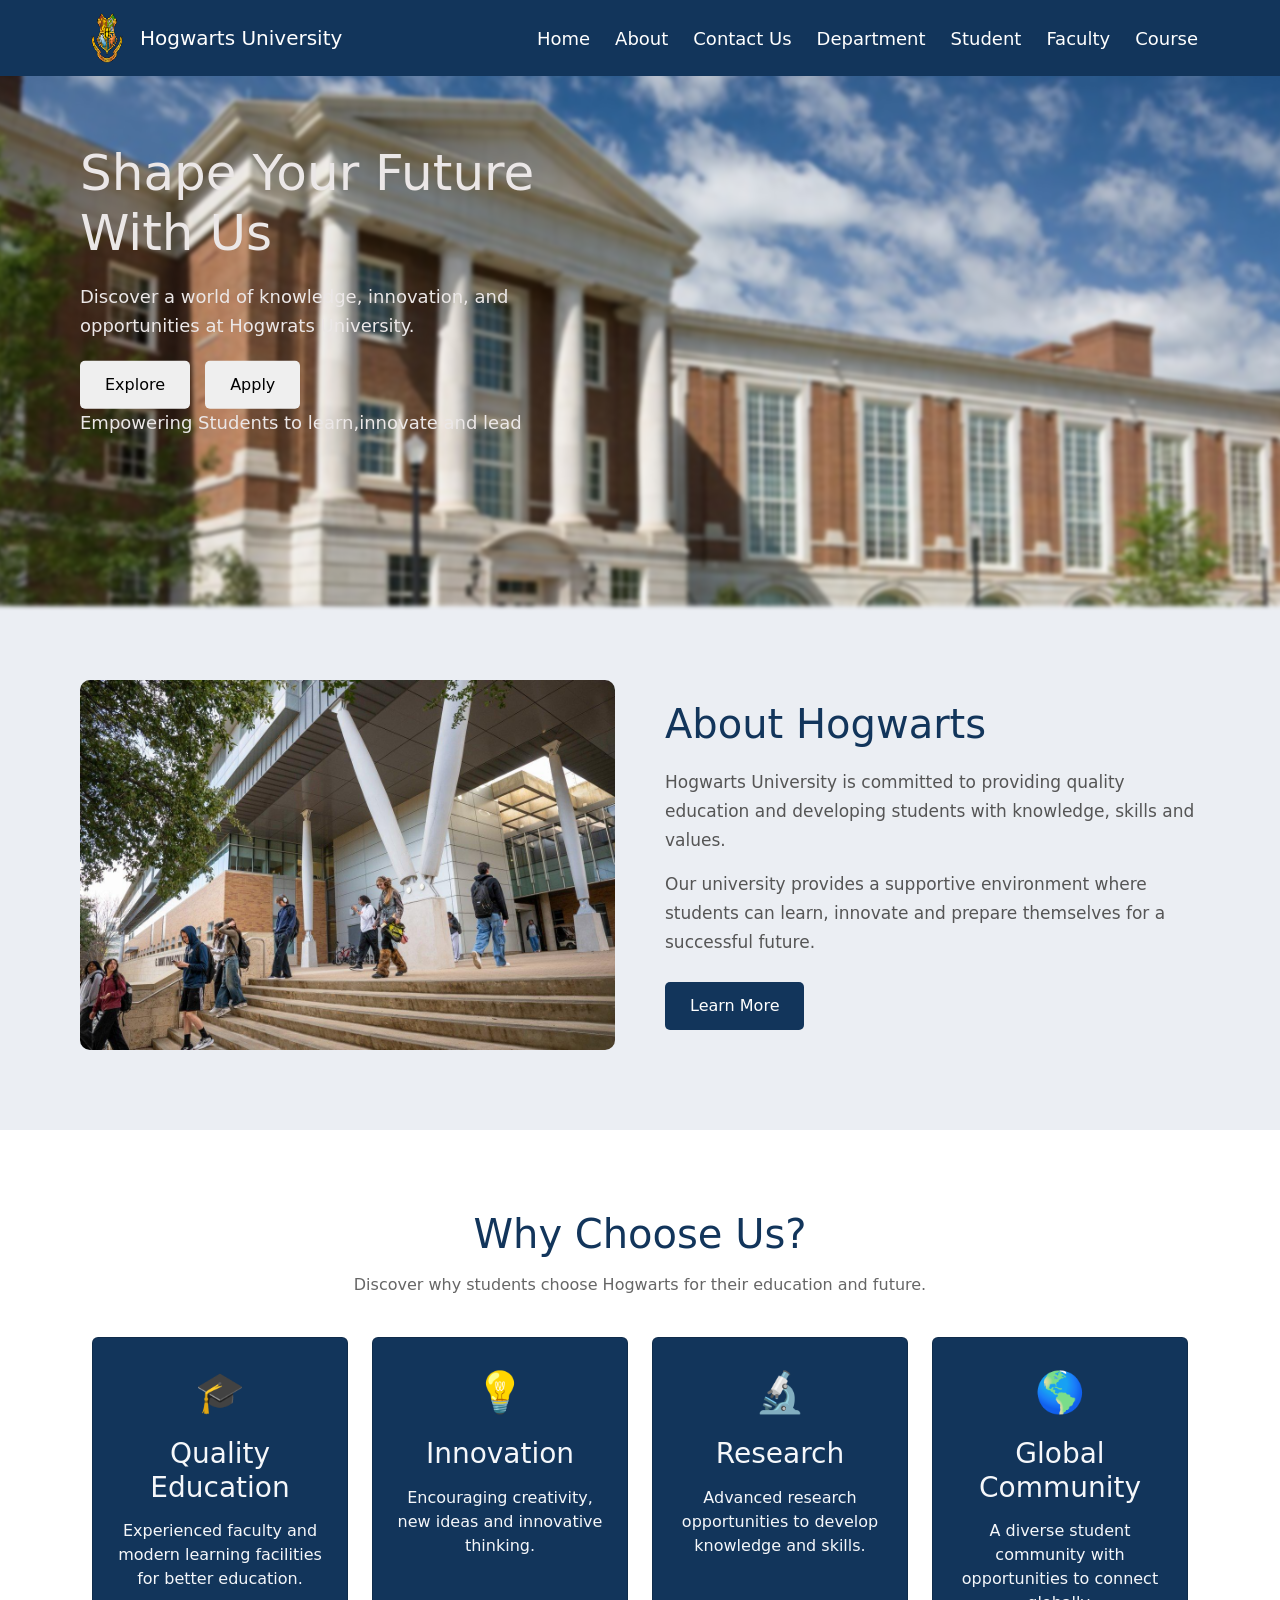
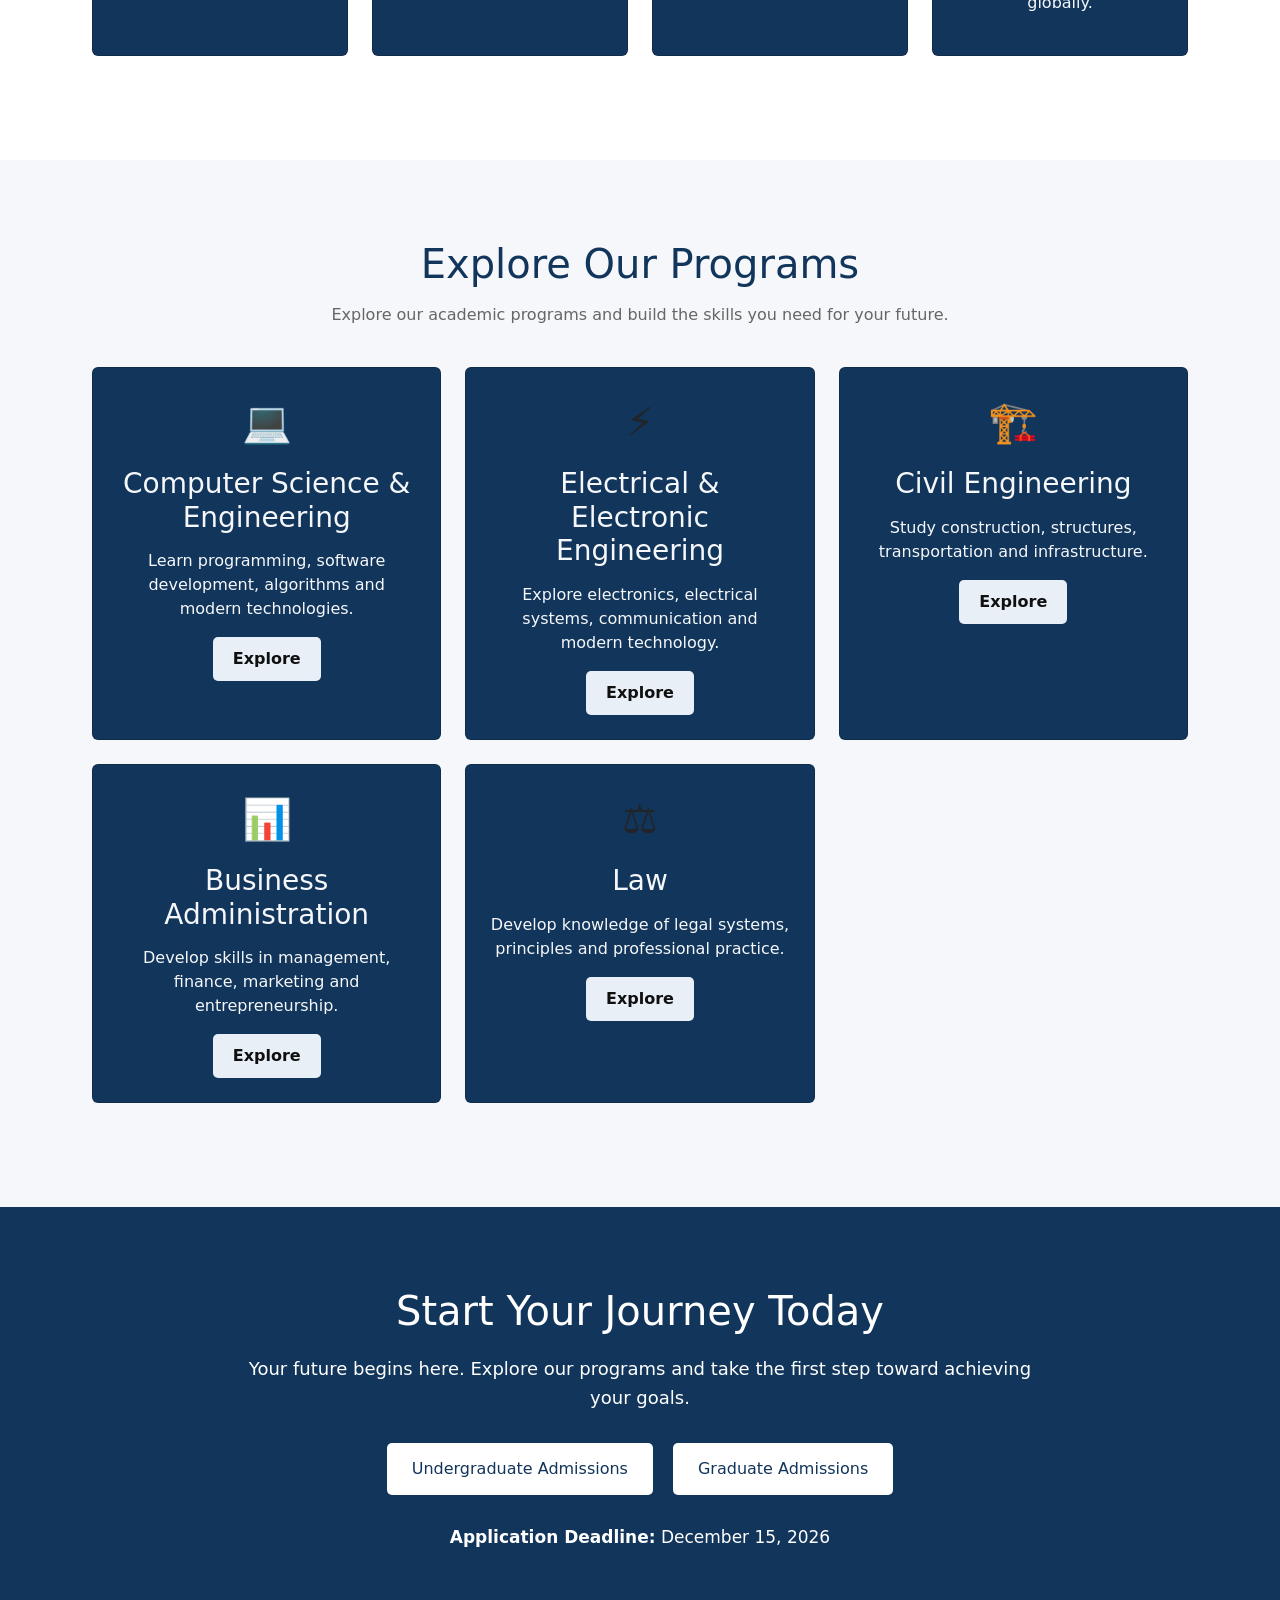
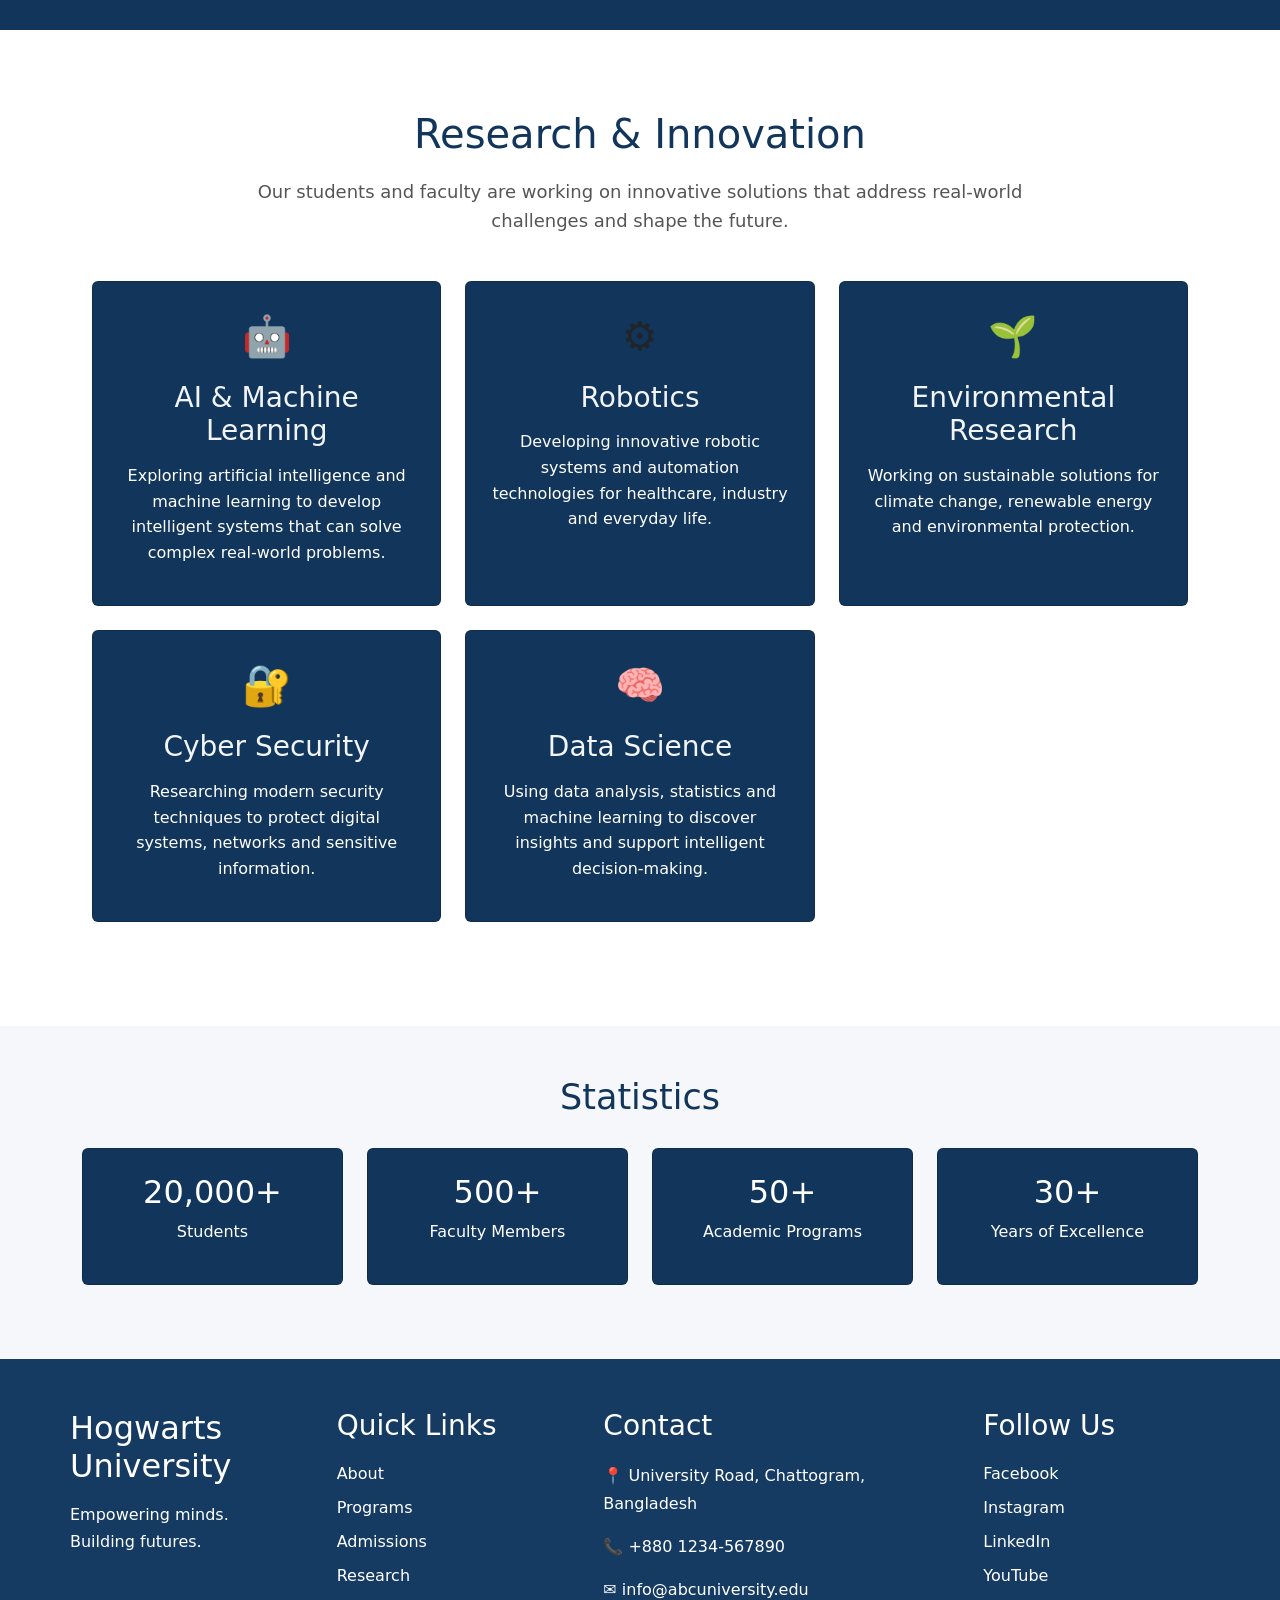
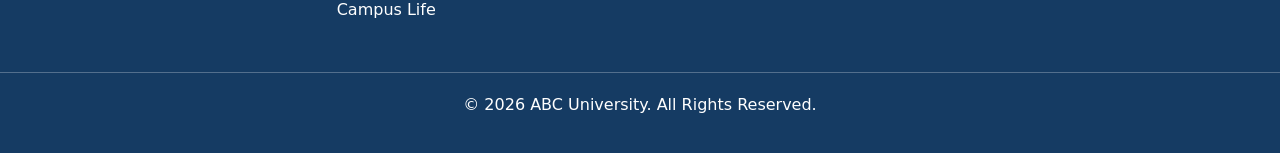
<file: index.html>
<!DOCTYPE html>
<html>
    <head> 
        <title>University</title>
         <link rel="stylesheet" href="landing.css">
         <link href="https://cdn.jsdelivr.net/npm/bootstrap@5.3.8/dist/css/bootstrap.min.css" rel="stylesheet">
    </head>
    <body>
      
<header>
    <nav class="navbar navbar-dark fixed-top">
        <div class="container">

            <!-- Logo -->
            <a class="navbar-brand d-flex align-items-center"
               href="landing.htm">

                <img src="image/Logo.png"
                     width="50"
                     height="50">

                <span class="ms-2">
                    Hogwarts University
                </span>
            </a>

            <!-- Navigation -->
            <div class="navbar-links">
                <a class="nav-link" href="landing.htm">Home</a>

    <!-- About Dropdown -->
    <div class="dropdown">
        <a class="nav-link" href="about.html">About </a>

        <div class="dropdown-menu">
            <a href="about.html">About University</a>
            <a href="mission.html">Mission & Vision</a>
            <a href="#">History</a>
        </div>
    </div>

                <a class="nav-link" href="contact.html">Contact Us</a>
                <div class="dropdown">
                    <a class="nav-link" href="#">Department</a>
                    <div class="dropdown-menu">
                        <a href="cse.html">Computer Science & Technology</a>
                        <a href="#">Civil Engineering</a>
                        <a href="law.html">Law</a>
                        <a href="#">Electrical and Electronic Engineering</a>
                        <a href="#">Business Administration</a>
                    </div>
                </div>
                <a class="nav-link" href="student.html">Student</a>
                <a class="nav-link" href="#">Faculty</a>
                <a class="nav-link" href="#">Course</a>
            </div>

        </div>
    </nav>
</header>


        <main>
            <section class="hero">
                <img src="image/uni.jpg">
                <div class="hero-content">
                    <h1>Shape Your Future With Us</h1>
                    <p>Discover a world of knowledge, innovation, and opportunities at Hogwrats University.</p>
                    <button>Explore</button>
                    <button>Apply</button>
                    <p>Empowering Students to learn,innovate and lead</p>

                </div>

            </section>
            <div class="about">

    <div class="about-image">
        <img src="image/uni1.jpg" >
    </div>

    <div class="about-content">
        <h2>About Hogwarts</h2>

        <p>
            Hogwarts University is committed to providing quality education and
            developing students with knowledge, skills and values.
        </p>

        <p>
            Our university provides a supportive environment
            where students can learn, innovate and prepare
            themselves for a successful future.
        </p>

       <a href="about.html">
    <button>Learn More</button>
</a>
    </div>

</div>

<section class="why-us">

    <div class="container">

        <h2 class="text-center">Why Choose Us?</h2>

        <p class="text-center why-text">
            Discover why students choose Hogwarts for their education
            and future.
        </p>

        <div class="row">

            <!-- Quality Education -->
            <div class="col-lg-3 col-md-6 mb-4">
                <div class="card h-100 p-4 text-center">

                    <div class="icon">🎓</div>

                    <h3>Quality Education</h3>

                    <p>
                        Experienced faculty and modern learning
                        facilities for better education.
                    </p>

                </div>
            </div>


            <!-- Innovation -->
            <div class="col-lg-3 col-md-6 mb-4">
                <div class="card h-100 p-4 text-center">

                    <div class="icon">💡</div>

                    <h3>Innovation</h3>

                    <p>
                        Encouraging creativity, new ideas and
                        innovative thinking.
                    </p>

                </div>
            </div>


            <!-- Research -->
            <div class="col-lg-3 col-md-6 mb-4">
                <div class="card h-100 p-4 text-center">

                    <div class="icon">🔬</div>

                    <h3>Research</h3>

                    <p>
                        Advanced research opportunities to
                        develop knowledge and skills.
                    </p>

                </div>
            </div>


            <!-- Global Community -->
            <div class="col-lg-3 col-md-6 mb-4">
                <div class="card h-100 p-4 text-center">

                    <div class="icon">🌎</div>

                    <h3>Global Community</h3>

                    <p>
                        A diverse student community with
                        opportunities to connect globally.
                    </p>

                </div>
            </div>

        </div>

    </div>

</section>
<section class="programs">

    <div class="container">

        <h2 class="text-center">Explore Our Programs</h2>

        <p class="program-text text-center">
            Explore our academic programs and build the skills
            you need for your future.
        </p>

        <div class="row">

            <!-- Computer Science -->
            <div class="col-lg-4 col-md-6 mb-4">
                <div class="card h-100 p-4 text-center">

                    <div class="icon">💻</div>

                    <h3>Computer Science & Engineering</h3>

                    <p>
                        Learn programming, software development,
                        algorithms and modern technologies.
                    </p>

                    <a href="cse.html">
                    <button class="btn btn-primary">
                        Explore
                    </button>
                </a>

                </div>
            </div>


            <!-- Electrical Engineering -->
            <div class="col-lg-4 col-md-6 mb-4">
                <div class="card h-100 p-4 text-center">

                    <div class="icon">⚡</div>

                    <h3>Electrical & Electronic Engineering</h3>

                    <p>
                        Explore electronics, electrical systems,
                        communication and modern technology.
                    </p>
                    <a href="#">
                    <button class="btn btn-primary">
                        Explore
                    </button>
                </a>
                </div>
            </div>


            <!-- Civil Engineering -->
            <div class="col-lg-4 col-md-6 mb-4">
                <div class="card h-100 p-4 text-center">

                    <div class="icon">🏗️</div>

                    <h3>Civil Engineering</h3>

                    <p>
                        Study construction, structures,
                        transportation and infrastructure.
                    </p>

                   <a href="#">
                    <button class="btn btn-primary">
                        Explore
                    </button>
                </a>

                </div>
            </div>


            <!-- Business Administration -->
            <div class="col-lg-4 col-md-6 mb-4">
                <div class="card h-100 p-4 text-center">

                    <div class="icon">📊</div>

                    <h3>Business Administration</h3>

                    <p>
                        Develop skills in management, finance,
                        marketing and entrepreneurship.
                    </p>

                    <a href="#">
                    <button class="btn btn-primary">
                        Explore
                    </button>
                </a>

                </div>
            </div>


            <!-- Law -->
            <div class="col-lg-4 col-md-6 mb-4">
                <div class="card h-100 p-4 text-center">

                    <div class="icon">⚖️</div>

                    <h3>Law</h3>

                    <p>
                        Develop knowledge of legal systems,
                        principles and professional practice.
                    </p>

                    <a href="law.html">
                    <button class="btn btn-primary">
                        Explore
                    </button>
                </a>

                </div>
            </div>

        </div>

    </div>

</section>
<section class="admission">

    <div class="admission-content">

        <h2>Start Your Journey Today</h2>

        <p>
            Your future begins here. Explore our programs and
            take the first step toward achieving your goals.
        </p>

        <div class="admission-buttons">

            <button>Undergraduate Admissions</button>

            <button>Graduate Admissions</button>

        </div>

        <div class="deadline">
            <strong>Application Deadline:</strong>
            December 15, 2026
        </div>

    </div>

</section>
<section class="research">

    <div class="container">

        <div class="research-heading text-center">

            <h2>Research & Innovation</h2>

            <p>
                Our students and faculty are working on innovative
                solutions that address real-world challenges and
                shape the future.
            </p>

        </div>


        <div class="row">

            <!-- AI & Machine Learning -->
            <div class="col-lg-4 col-md-6 mb-4">
                <div class="card h-100 p-4 text-center">

                    <div class="icon">🤖</div>

                    <h3>AI & Machine Learning</h3>

                    <p>
                        Exploring artificial intelligence and machine
                        learning to develop intelligent systems that
                        can solve complex real-world problems.
                    </p>

                </div>
            </div>


            <!-- Robotics -->
            <div class="col-lg-4 col-md-6 mb-4">
                <div class="card h-100 p-4 text-center">

                    <div class="icon">⚙️</div>

                    <h3>Robotics</h3>

                    <p>
                        Developing innovative robotic systems and
                        automation technologies for healthcare,
                        industry and everyday life.
                    </p>

                </div>
            </div>


            <!-- Environmental Research -->
            <div class="col-lg-4 col-md-6 mb-4">
                <div class="card h-100 p-4 text-center">

                    <div class="icon">🌱</div>

                    <h3>Environmental Research</h3>

                    <p>
                        Working on sustainable solutions for climate
                        change, renewable energy and environmental
                        protection.
                    </p>

                </div>
            </div>


            <!-- Cyber Security -->
            <div class="col-lg-4 col-md-6 mb-4">
                <div class="card h-100 p-4 text-center">

                    <div class="icon">🔐</div>

                    <h3>Cyber Security</h3>

                    <p>
                        Researching modern security techniques to
                        protect digital systems, networks and
                        sensitive information.
                    </p>

                </div>
            </div>


            <!-- Data Science -->
            <div class="col-lg-4 col-md-6 mb-4">
                <div class="card h-100 p-4 text-center">
                    <div class="icon">🧠</div>
                    <h3>Data Science</h3>
                    <p>
                        Using data analysis, statistics and machine
                        learning to discover insights and support
                        intelligent decision-making.
                    </p>
                </div>
            </div>
        </div>
    </div>
</section>
<section class="statistics">

    <div class="container">

        <h2 class="text-center">Statistics</h2>

        <div class="row">

            <div class="col-lg-3 col-md-6 mb-4">
                <div class="card h-100 text-center p-4">
                    <h2>20,000+</h2>
                    <p>Students</p>
                </div>
            </div>


            <div class="col-lg-3 col-md-6 mb-4">
                <div class="card h-100 text-center p-4">
                    <h2>500+</h2>
                    <p>Faculty Members</p>
                </div>
            </div>


            <div class="col-lg-3 col-md-6 mb-4">
                <div class="card h-100 text-center p-4">
                    <h2>50+</h2>
                    <p>Academic Programs</p>
                </div>
            </div>


            <div class="col-lg-3 col-md-6 mb-4">
                <div class="card h-100 text-center p-4">
                    <h2>30+</h2>
                    <p>Years of Excellence</p>
                </div>
            </div>

        </div>

    </div>

</section>


</main>
<footer>

    <div class="footer-container">

        <div class="footer-about">
            <h2>Hogwarts University</h2>
            <p>Empowering minds. Building futures.</p>
        </div>

        <div class="footer-links">
            <h3>Quick Links</h3>
            <a href="about.html">About</a>
            <a href="#">Programs</a>
            <a href="#">Admissions</a>
            <a href="#">Research</a>
            <a href="#">Campus Life</a>
        </div>

        <div class="footer-contact">
            <h3>Contact</h3>
            <p>📍 University Road, Chattogram, Bangladesh</p>
            <p>📞 +880 1234-567890</p>
            <p>✉️ info@abcuniversity.edu</p>
        </div>

        <div class="footer-social">
            <h3>Follow Us</h3>
            <a href="#">Facebook</a>
            <a href="#">Instagram</a>
            <a href="#">LinkedIn</a>
            <a href="#">YouTube</a>
        </div>

    </div>

    <div class="footer-bottom">
        <p>© 2026 ABC University. All Rights Reserved.</p>
    </div>

</footer>
        
    </body>
</html>
</file>
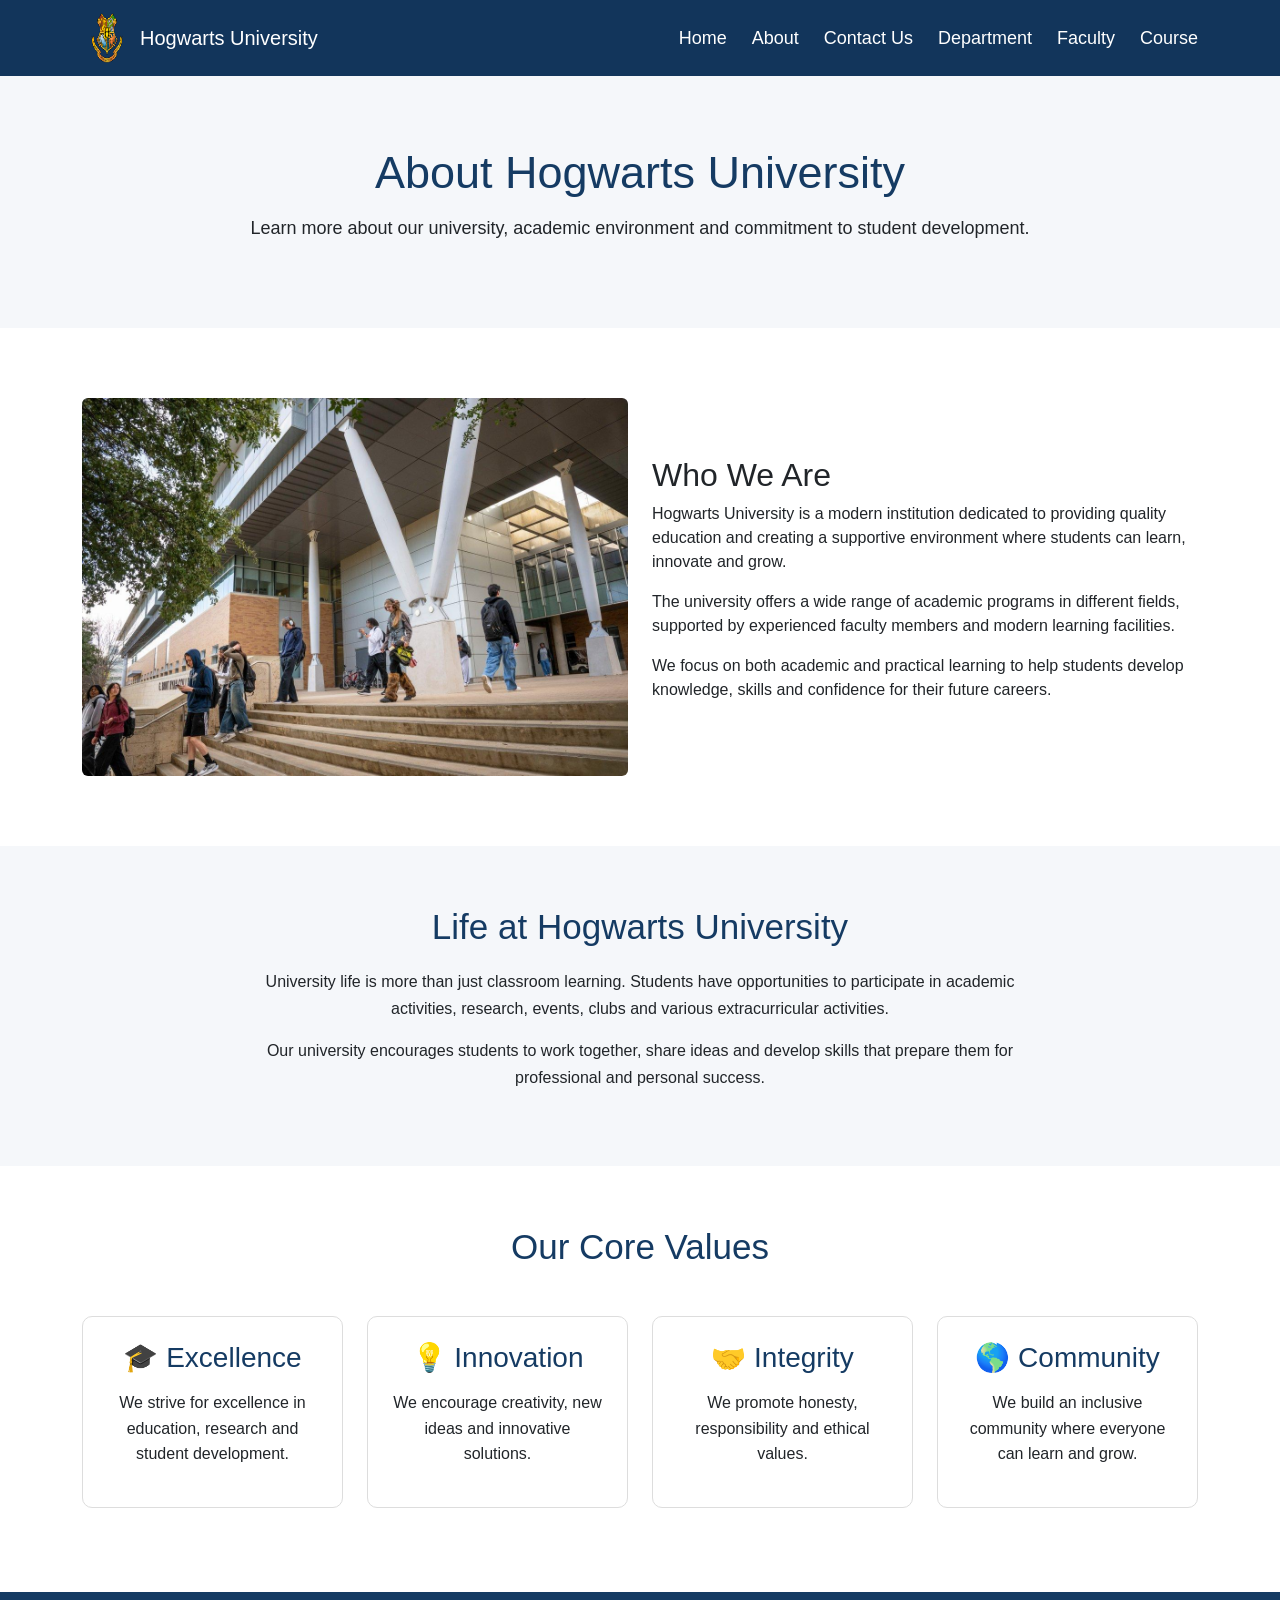
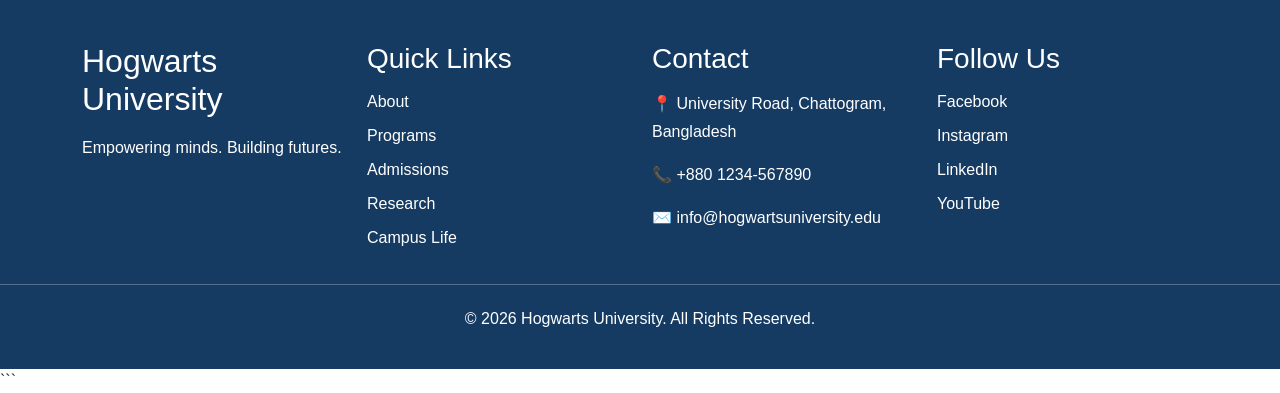
<file: about.html>
<!DOCTYPE html>

<html lang="en">

<head>
<title>About - Hogwarts University</title>

<!-- Bootstrap CSS -->
<link href="https://cdn.jsdelivr.net/npm/bootstrap@5.3.8/dist/css/bootstrap.min.css" rel="stylesheet">

<!-- Your CSS -->
<link rel="stylesheet" href="about.css">


</head>

<body>
<!-- ================= NAVBAR ================= -->

<header>
    <nav class="navbar navbar-dark">
        <div class="container">

            <!-- Logo -->
            <a class="navbar-brand d-flex align-items-center"
               href="landing.htm">

                <img src="image/Logo.png"
                     width="50"
                     height="50">

                <span class="ms-2">
                    Hogwarts University
                </span>
            </a>

            <!-- Navigation -->
            <div class="navbar-links">
                <a class="nav-link" href="landing.htm">Home</a>

    <!-- About Dropdown -->
    <div class="dropdown">
        <a class="nav-link" href="about.html">About </a>

        <div class="dropdown-menu">
            <a href="about.html">About University</a>
            <a href="mission.html">Mission & Vision</a>
            <a href="#">History</a>
        </div>
    </div>

                <a class="nav-link" href="contact.html">Contact Us</a>
                <div class="dropdown">
                    <a class="nav-link" href="#">Department</a>
                    <div class="dropdown-menu">
                        <a href="cse.html">Computer Science & Technology</a>
                        <a href="#">Civil Engineering</a>
                        <a href="law.html">Law</a>
                        <a href="#">Electrical and Electronic Engineering</a>
                        <a href="#">Business Administration</a>
                    </div>
                </div>
                
                <a class="nav-link" href="#">Faculty</a>
                <a class="nav-link" href="#">Course</a>
            </div>

        </div>
    </nav>
</header>


<!-- ================= ABOUT HERO ================= -->

<section class="about-hero">

    <div class="container text-center">

        <h1>
            About Hogwarts University
        </h1>

        <p>
            Learn more about our university, academic environment
            and commitment to student development.
        </p>

    </div>

</section>


<!-- ================= WHO WE ARE ================= -->

<section class="about-section">

    <div class="container">

        <div class="row align-items-center">

            <!-- Image -->
            <div class="col-lg-6 mb-4 mb-lg-0">

                <img src="image/uni1.jpg"
                     alt="Hogwarts University Campus"
                     class="img-fluid rounded">

            </div>


            <!-- Content -->
            <div class="col-lg-6">

                <h2>
                    Who We Are
                </h2>

                <p>
                    Hogwarts University is a modern institution
                    dedicated to providing quality education and
                    creating a supportive environment where students
                    can learn, innovate and grow.
                </p>

                <p>
                    The university offers a wide range of academic
                    programs in different fields, supported by
                    experienced faculty members and modern learning
                    facilities.
                </p>

                <p>
                    We focus on both academic and practical learning
                    to help students develop knowledge, skills and
                    confidence for their future careers.
                </p>

            </div>

        </div>

    </div>

</section>


<!-- ================= UNIVERSITY LIFE ================= -->

<section class="university-life">

    <div class="container text-center">

        <h2>
            Life at Hogwarts University
        </h2>

        <p class="mx-auto">

            University life is more than just classroom learning.
            Students have opportunities to participate in academic
            activities, research, events, clubs and various
            extracurricular activities.

        </p>

        <p class="mx-auto">

            Our university encourages students to work together,
            share ideas and develop skills that prepare them for
            professional and personal success.

        </p>

    </div>

</section>


<!-- ================= CORE VALUES ================= -->

<section class="values">

    <div class="container">

        <h2 class="text-center mb-5">
            Our Core Values
        </h2>


        <div class="row">


            <!-- Excellence -->
            <div class="col-lg-3 col-md-6 mb-4">

                <div class="card h-100 p-4 text-center">

                    <h3>
                        🎓 Excellence
                    </h3>

                    <p>
                        We strive for excellence in education,
                        research and student development.
                    </p>

                </div>

            </div>


            <!-- Innovation -->
            <div class="col-lg-3 col-md-6 mb-4">

                <div class="card h-100 p-4 text-center">

                    <h3>
                        💡 Innovation
                    </h3>

                    <p>
                        We encourage creativity, new ideas and
                        innovative solutions.
                    </p>

                </div>

            </div>


            <!-- Integrity -->
            <div class="col-lg-3 col-md-6 mb-4">

                <div class="card h-100 p-4 text-center">

                    <h3>
                        🤝 Integrity
                    </h3>

                    <p>
                        We promote honesty, responsibility and
                        ethical values.
                    </p>

                </div>

            </div>


            <!-- Community -->
            <div class="col-lg-3 col-md-6 mb-4">

                <div class="card h-100 p-4 text-center">

                    <h3>
                        🌎 Community
                    </h3>

                    <p>
                        We build an inclusive community where
                        everyone can learn and grow.
                    </p>

                </div>

            </div>


        </div>

    </div>

</section>


<!-- ================= FOOTER ================= -->

<footer>

    <div class="container">

        <div class="row">


            <!-- University -->
            <div class="col-lg-3 col-md-6 mb-4">

                <h2>
                    Hogwarts University
                </h2>

                <p>
                    Empowering minds. Building futures.
                </p>

            </div>


            <!-- Quick Links -->
            <div class="col-lg-3 col-md-6 mb-4">

                <h3>
                    Quick Links
                </h3>

                <a href="about.html">
                    About
                </a>

                <a href="#">
                    Programs
                </a>

                <a href="#">
                    Admissions
                </a>

                <a href="#">
                    Research
                </a>

                <a href="#">
                    Campus Life
                </a>

            </div>


            <!-- Contact -->
            <div class="col-lg-3 col-md-6 mb-4">

                <h3>
                    Contact
                </h3>

                <p>
                    📍 University Road, Chattogram, Bangladesh
                </p>

                <p>
                    📞 +880 1234-567890
                </p>

                <p>
                    ✉️ info@hogwartsuniversity.edu
                </p>

            </div>


            <!-- Social Media -->
            <div class="col-lg-3 col-md-6 mb-4">

                <h3>
                    Follow Us
                </h3>

                <a href="#">
                    Facebook
                </a>

                <a href="#">
                    Instagram
                </a>

                <a href="#">
                    LinkedIn
                </a>

                <a href="#">
                    YouTube
                </a>

            </div>


        </div>

    </div>


    <!-- Footer Bottom -->
    <div class="footer-bottom text-center">

        <p>
            © 2026 Hogwarts University. All Rights Reserved.
        </p>

    </div>

</footer>
```

</body>

</html>
</file>
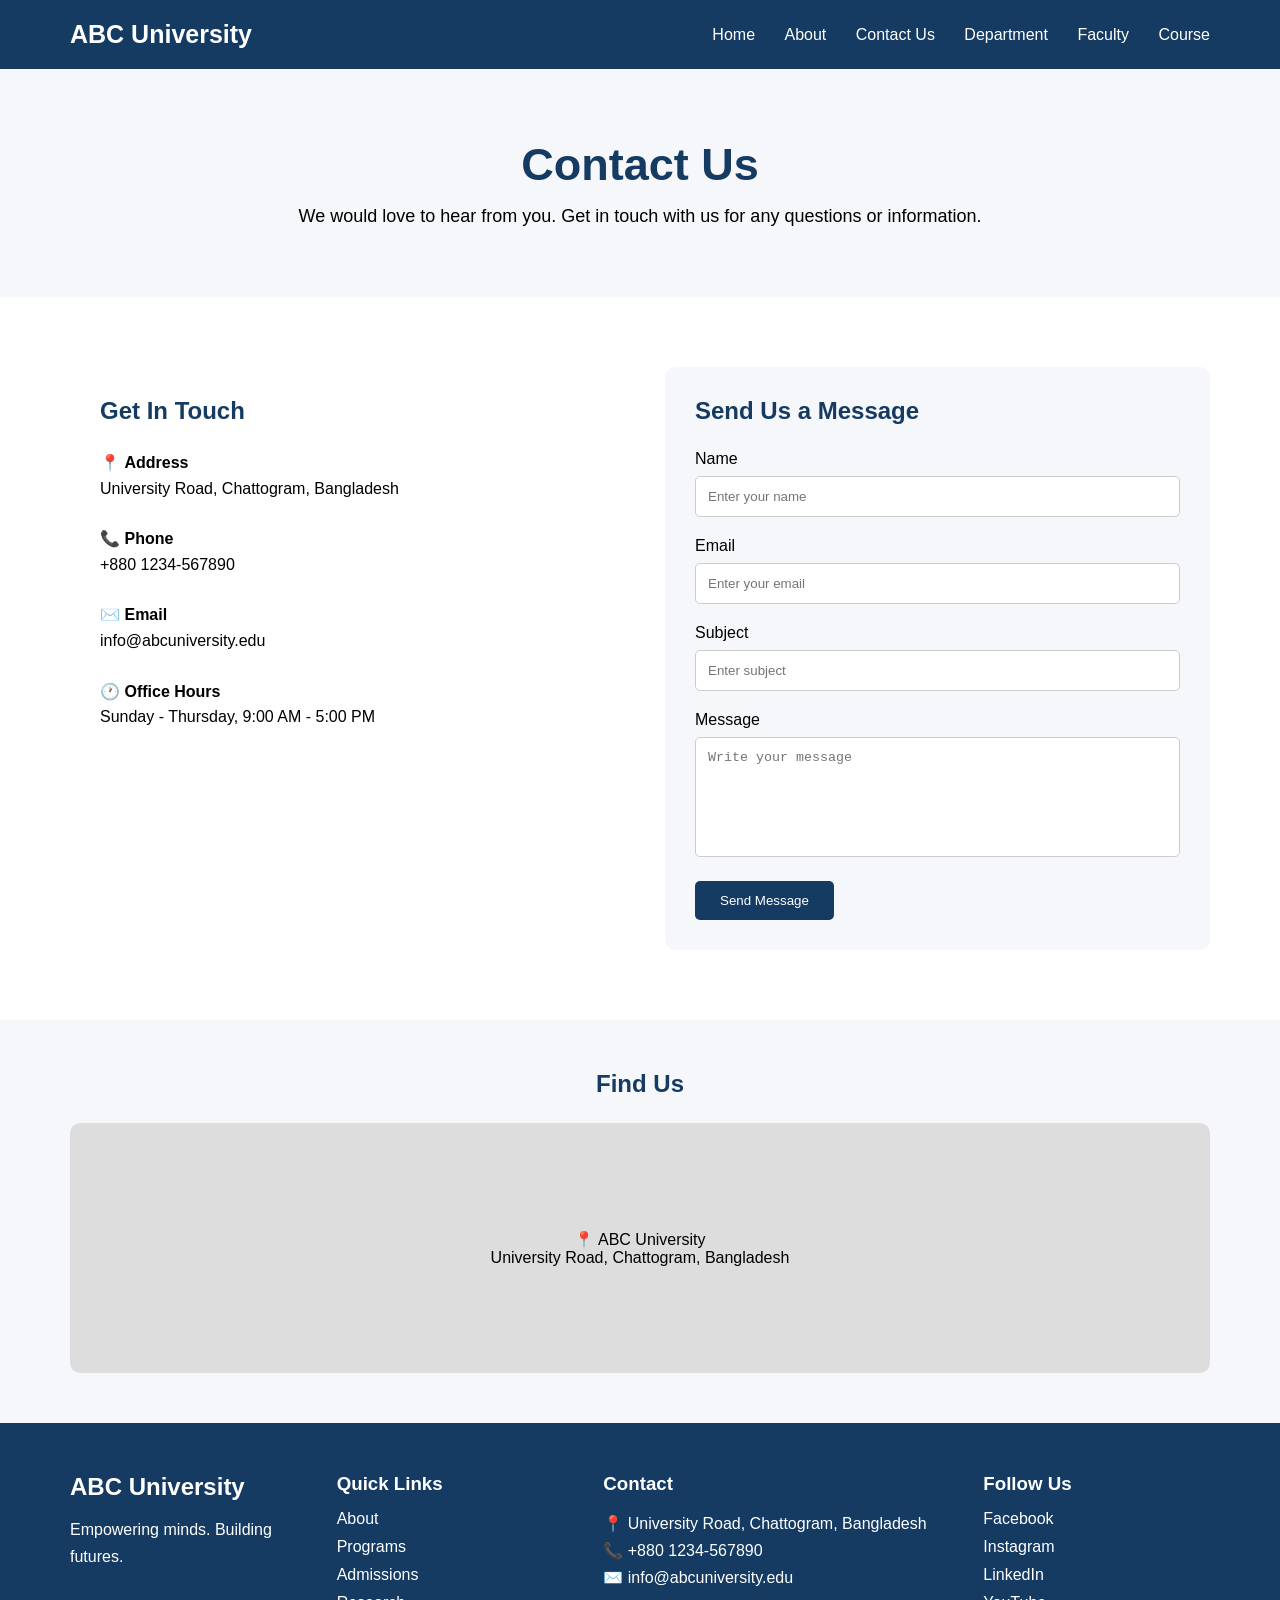
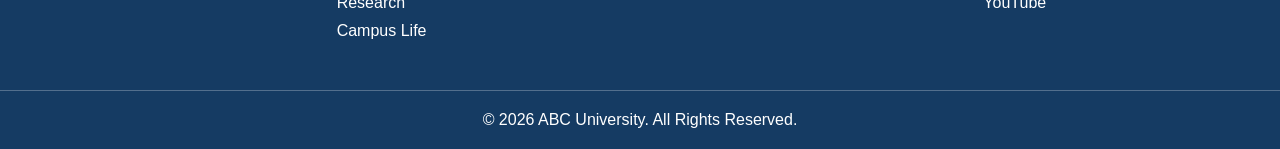
<file: contact.html>
<!DOCTYPE html>
<html>
<head>
    <title>Contact - ABC University</title>
    <link rel="stylesheet" href="contact.css">
</head>

<body>

    <!-- Header -->
    <header>
        <div class="logo">
            ABC University
        </div>

        <nav>
            <a href="landing.htm">Home</a>
            <a href="about.html">About</a>
            <a href="contact.html">Contact Us</a>
            <a href="#">Department</a>
            <a href="#">Faculty</a>
            <a href="#">Course</a>
        </nav>
    </header>


    <!-- Contact Hero -->
    <div class="contact-hero">
        <h1>Contact Us</h1>
        <p>
            We would love to hear from you. Get in touch with us
            for any questions or information.
        </p>
    </div>


    <!-- Contact Section -->
    <div class="contact-section">

        <!-- Contact Information -->
        <div class="contact-info">

            <h2>Get In Touch</h2>

            <p>
                📍 <strong>Address</strong><br>
                University Road, Chattogram, Bangladesh
            </p>

            <p>
                📞 <strong>Phone</strong><br>
                +880 1234-567890
            </p>

            <p>
                ✉️ <strong>Email</strong><br>
                info@abcuniversity.edu
            </p>

            <p>
                🕐 <strong>Office Hours</strong><br>
                Sunday - Thursday, 9:00 AM - 5:00 PM
            </p>

        </div>


        <!-- Contact Form -->
        <div class="contact-form">

            <h2>Send Us a Message</h2>

            <form>

                <label>Name</label>
                <input type="text" placeholder="Enter your name">

                <label>Email</label>
                <input type="email" placeholder="Enter your email">

                <label>Subject</label>
                <input type="text" placeholder="Enter subject">

                <label>Message</label>
                <textarea placeholder="Write your message"></textarea>

                <button type="submit">Send Message</button>

            </form>

        </div>

    </div>

    <div class="map">

        <h2>Find Us</h2>

        <div class="map-box">
            <p>📍 ABC University</p>
            <p>University Road, Chattogram, Bangladesh</p>
        </div>

    </div>


    <!-- Footer -->
    <footer>

        <div class="footer-container">

            <div>
                <h2>ABC University</h2>
                <p>Empowering minds. Building futures.</p>
            </div>

            <div>
                <h3>Quick Links</h3>
                <a href="about.html">About</a>
                <a href="#">Programs</a>
                <a href="#">Admissions</a>
                <a href="#">Research</a>
                <a href="#">Campus Life</a>
            </div>

            <div>
                <h3>Contact</h3>
                <p>📍 University Road, Chattogram, Bangladesh</p>
                <p>📞 +880 1234-567890</p>
                <p>✉️ info@abcuniversity.edu</p>
            </div>

            <div>
                <h3>Follow Us</h3>
                <a href="#">Facebook</a>
                <a href="#">Instagram</a>
                <a href="#">LinkedIn</a>
                <a href="#">YouTube</a>
            </div>

        </div>

        <div class="footer-bottom">
            <p>© 2026 ABC University. All Rights Reserved.</p>
        </div>

    </footer>

</body>
</html>
</file>
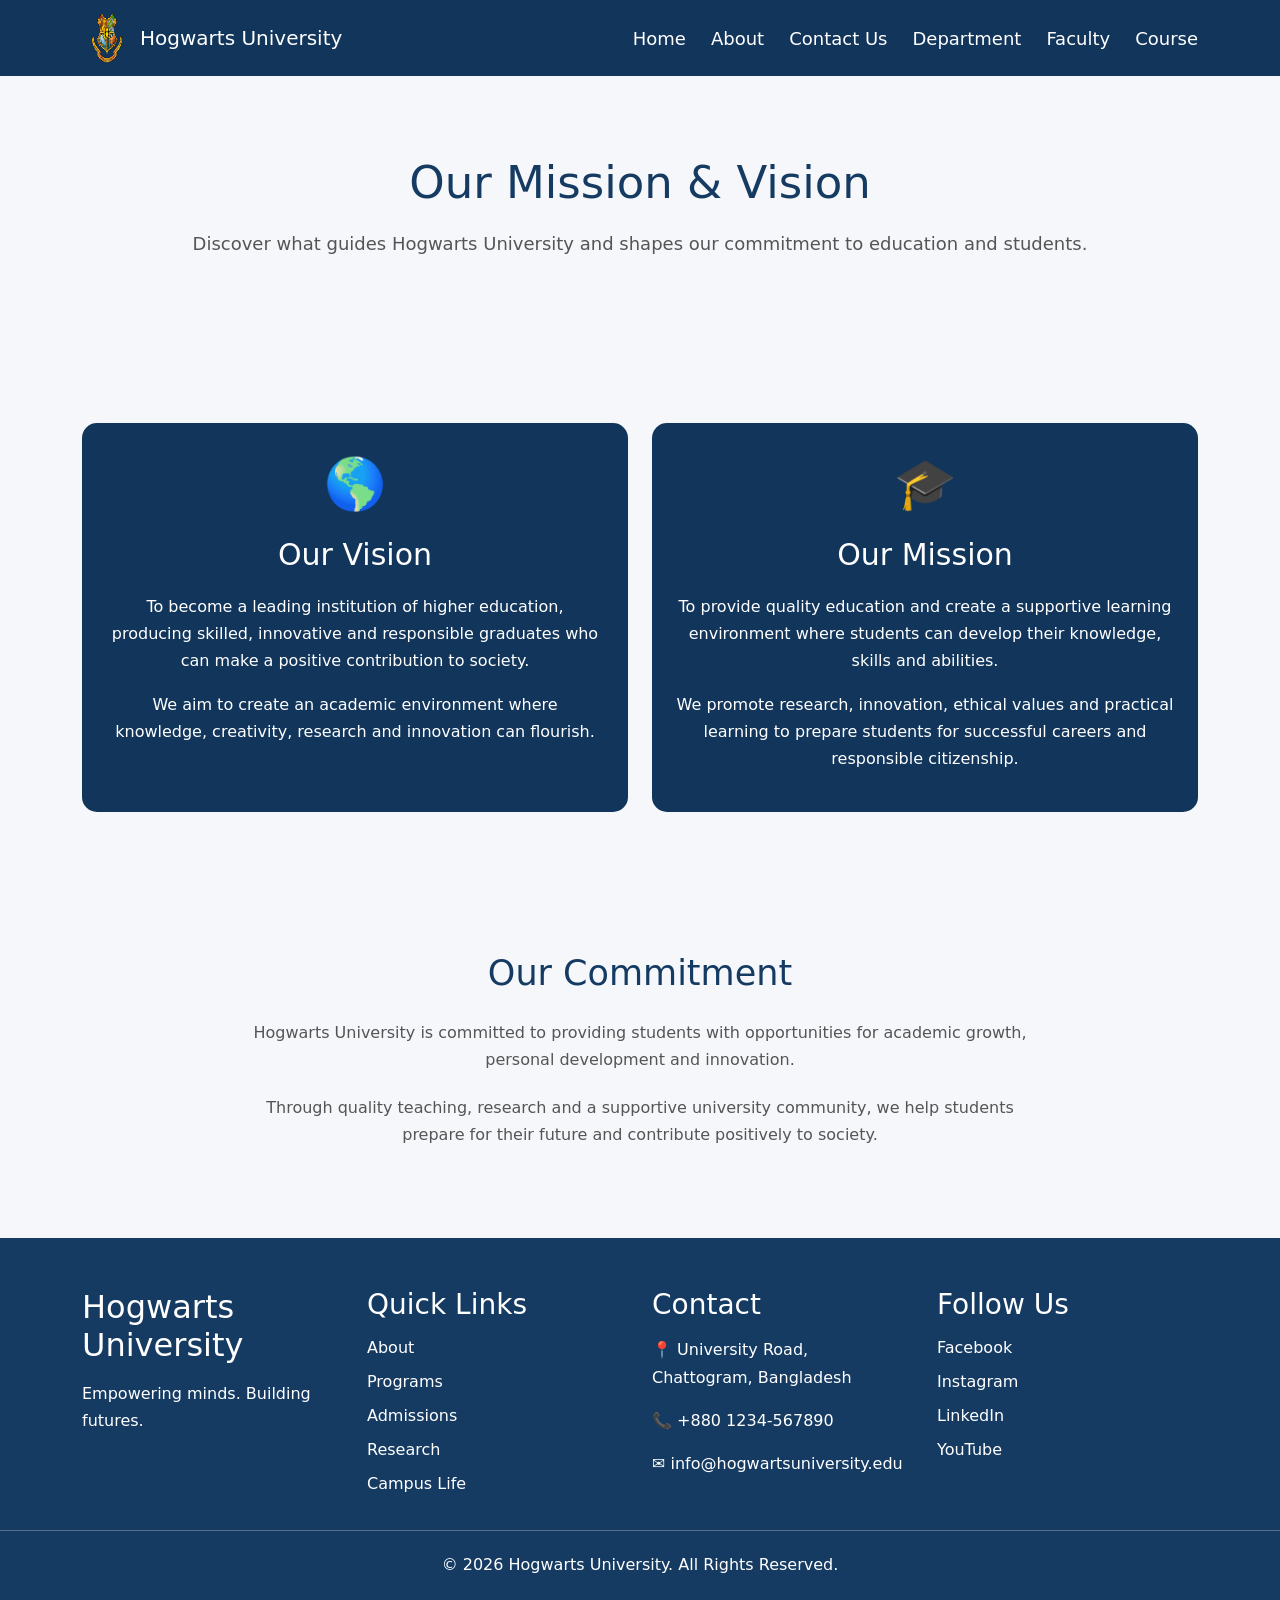
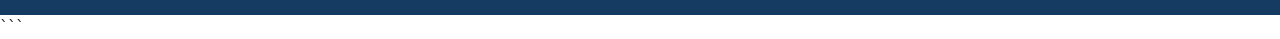
<file: mission.html>
<!DOCTYPE html>
<html>
    <head> 
        <title>University</title>
         <link rel="stylesheet" href="mission.css">
         <link href="https://cdn.jsdelivr.net/npm/bootstrap@5.3.8/dist/css/bootstrap.min.css" rel="stylesheet">
    </head>
    <body>
      
<header>
    <nav class="navbar navbar-dark">
        <div class="container">

            <!-- Logo -->
            <a class="navbar-brand d-flex align-items-center"
               href="landing.htm">

                <img src="image/Logo.png"
                     width="50"
                     height="50">

                <span class="ms-2">
                    Hogwarts University
                </span>
            </a>

            <!-- Navigation -->
            <div class="navbar-links">
                <a class="nav-link" href="landing.htm">Home</a>

    <!-- About Dropdown -->
    <div class="dropdown">
        <a class="nav-link" href="about.html">About </a>

        <div class="dropdown-menu">
            <a href="about.html">About University</a>
            <a href="#">Mission & Vision</a>
            <a href="#">History</a>
        </div>
    </div>

                <a class="nav-link" href="contact.html">Contact Us</a>
                <div class="dropdown">
                    <a class="nav-link" href="#">Department</a>
                    <div class="dropdown-menu">
                        <a href="#">Computer Science & Technology</a>
                        <a href="#">Civil Engineering</a>
                        <a href="#">Law</a>
                        <a href="#">Electrical and Electronic Engineering</a>
                        <a href="#">Business Administration</a>
                    </div>
                </div>
                
                <a class="nav-link" href="#">Faculty</a>
                <a class="nav-link" href="#">Course</a>
            </div>

        </div>
    </nav>
</header>
<!-- ================= PAGE HERO ================= -->

<section class="mission-hero">
<div class="container text-center">

    <h1>Our Mission & Vision</h1>

    <p>
        Discover what guides Hogwarts University and
        shapes our commitment to education and students.
    </p>

</div>


</section>

<!-- ================= VISION & MISSION ================= -->

<section class="mission-section">
<div class="container">

    <div class="row g-4">

        <!-- Vision -->
        <div class="col-lg-6">

            <div class="card h-100 p-4 text-center">

                <div class="icon">
                    🌎
                </div>

                <h2>Our Vision</h2>

                <p>
                    To become a leading institution of higher
                    education, producing skilled, innovative
                    and responsible graduates who can make a
                    positive contribution to society.
                </p>

                <p>
                    We aim to create an academic environment
                    where knowledge, creativity, research and
                    innovation can flourish.
                </p>

            </div>

        </div>


        <!-- Mission -->
        <div class="col-lg-6">

            <div class="card h-100 p-4 text-center">

                <div class="icon">
                    🎓
                </div>

                <h2>Our Mission</h2>

                <p>
                    To provide quality education and create a
                    supportive learning environment where
                    students can develop their knowledge,
                    skills and abilities.
                </p>

                <p>
                    We promote research, innovation, ethical
                    values and practical learning to prepare
                    students for successful careers and
                    responsible citizenship.
                </p>

            </div>

        </div>

    </div>

</div>


</section>

<!-- ================= OUR COMMITMENT ================= -->

<section class="commitment">
<div class="container text-center">

    <h2>Our Commitment</h2>

    <p>
        Hogwarts University is committed to providing students
        with opportunities for academic growth, personal
        development and innovation.
    </p>

    <p>
        Through quality teaching, research and a supportive
        university community, we help students prepare for
        their future and contribute positively to society.
    </p>

</div>

</section>
<footer>

    <div class="container">

        <div class="row">


            <!-- University -->
            <div class="col-lg-3 col-md-6 mb-4">

                <h2>
                    Hogwarts University
                </h2>

                <p>
                    Empowering minds. Building futures.
                </p>

            </div>


            <!-- Quick Links -->
            <div class="col-lg-3 col-md-6 mb-4">

                <h3>
                    Quick Links
                </h3>

                <a href="about.html">
                    About
                </a>

                <a href="#">
                    Programs
                </a>

                <a href="#">
                    Admissions
                </a>

                <a href="#">
                    Research
                </a>

                <a href="#">
                    Campus Life
                </a>

            </div>


            <!-- Contact -->
            <div class="col-lg-3 col-md-6 mb-4">

                <h3>
                    Contact
                </h3>

                <p>
                    📍 University Road, Chattogram, Bangladesh
                </p>

                <p>
                    📞 +880 1234-567890
                </p>

                <p>
                    ✉️ info@hogwartsuniversity.edu
                </p>

            </div>


            <!-- Social Media -->
            <div class="col-lg-3 col-md-6 mb-4">

                <h3>
                    Follow Us
                </h3>

                <a href="#">
                    Facebook
                </a>

                <a href="#">
                    Instagram
                </a>

                <a href="#">
                    LinkedIn
                </a>

                <a href="#">
                    YouTube
                </a>

            </div>


        </div>

    </div>


    <!-- Footer Bottom -->
    <div class="footer-bottom text-center">

        <p>
            © 2026 Hogwarts University. All Rights Reserved.
        </p>

    </div>

</footer>
```

</body>

</html>
</file>
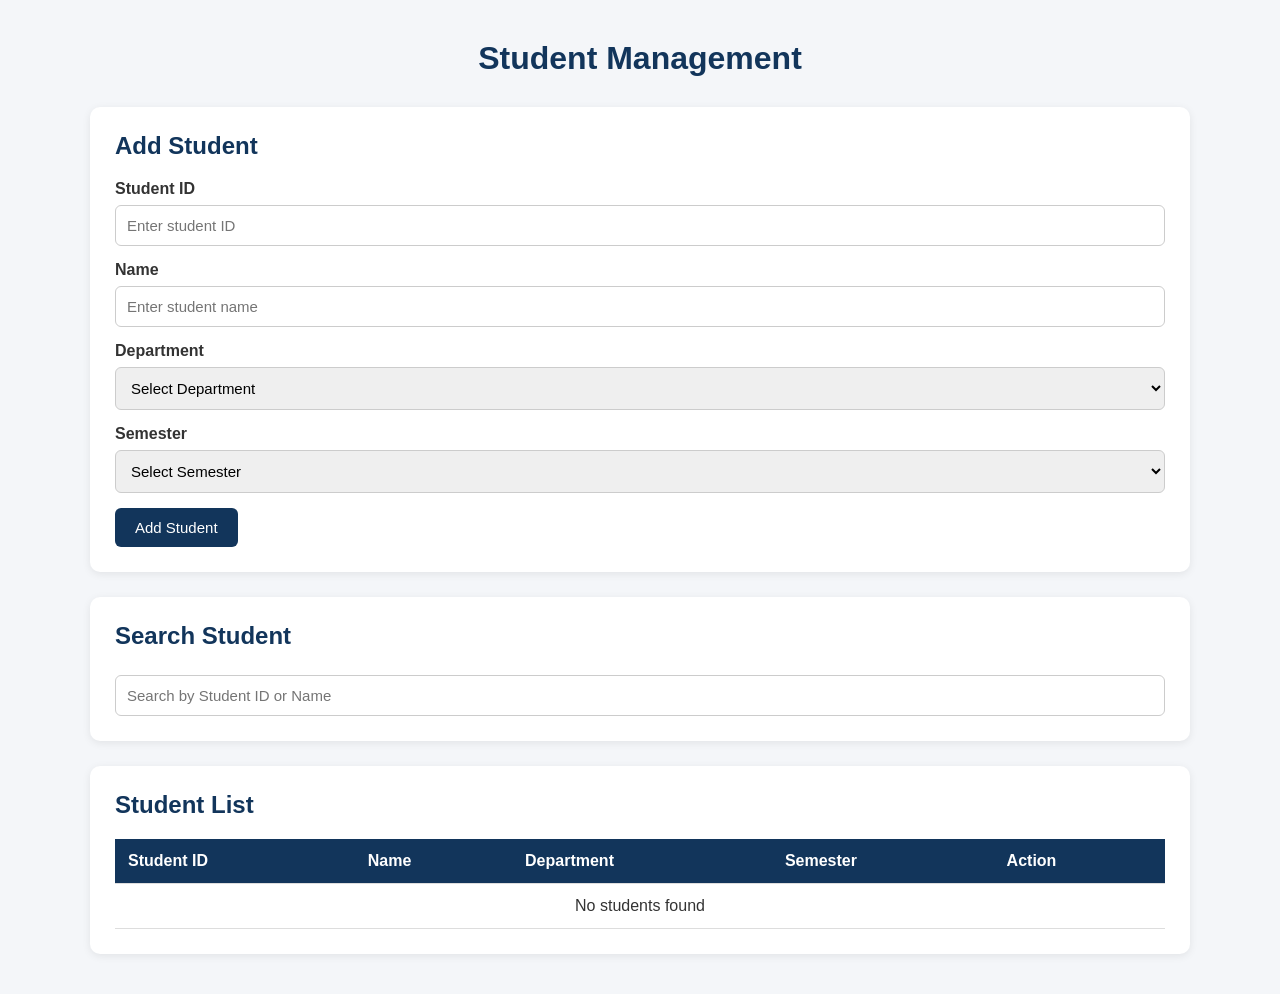
<file: student.html>
<!DOCTYPE html>
<html lang="en">
<head>
    <title>Student Management</title>
    <link rel="stylesheet" href="student.css">
</head>
<body>
    <div class="container">
        <h1>Student Management</h1>
        <div class="card">
            <h2>Add Student</h2>
            <form id="studentForm">
                <div class="form-group">
                    <label for="studentId">Student ID</label>
                    <input type="text" id="studentId" placeholder="Enter student ID">
                </div>
                <div class="form-group">
                    <label for="studentName">Name</label>
                    <input type="text" id="studentName" placeholder="Enter student name">
                </div>
                <div class="form-group">
                    <label for="department">Department</label>
                    <select id="department">
                        <option value="">Select Department</option>
                        <option value="CSE">CSE</option>
                        <option value="EEE">EEE</option>
                        <option value="BBA">BBA</option>
                        <option value="LLB">LLB</option>
                    </select>
                </div>
                <div class="form-group">
                    <label for="semester">Semester</label>
                    <select id="semester">
                        <option value="">Select Semester</option>
                        <option value="1st">1st Semester</option>
                        <option value="2nd">2nd Semester</option>
                        <option value="3rd">3rd Semester</option>
                        <option value="4th">4th Semester</option>
                        <option value="5th">5th Semester</option>
                        <option value="6th">6th Semester</option>
                        <option value="7th">7th Semester</option>
                        <option value="8th">8th Semester</option>
                    </select>
                </div>
                <button type="submit">Add Student</button>
            </form>
        </div>
        <div class="card">

            <h2>Search Student</h2>

            <input
                type="text"
                id="search"
                class="search-box"
                placeholder="Search by Student ID or Name"
            >

        </div>
        <div class="card">

            <h2>Student List</h2>

            <div class="table-container">

                <table>

                    <thead>
                        <tr>
                            <th>Student ID</th>
                            <th>Name</th>
                            <th>Department</th>
                            <th>Semester</th>
                            <th>Action</th>
                        </tr>
                    </thead>

                    <tbody id="studentTable">
                    </tbody>

                </table>

            </div>

        </div>

    </div>
<script src="student.js"></script>
</body>
</html>
</file>
<file: landing.css>
*{
    margin: 0;
    padding: 0;
    box-sizing: border-box;
}


/* Header */


/* Navbar */
.navbar {
    background-color: #12355b;
}

/* Navigation links */
.navbar-links {
    display: flex;
    gap: 25px;
}

.navbar-links .nav-link {
    color: white;
    font-size: 18px;
}
 .navbar-links .nav-link:hover {
    color: white ;
 }

/* Small screens */
@media (max-width: 991px) {

    .container {
        flex-direction: column;
        align-items: center;
    }

    .navbar-links {
        flex-direction: column;
        align-items: center;
        gap: 5px;
        margin-top: 10px;
    }
  
}
/* About dropdown */
.dropdown {
    position: relative;
}

.dropdown-menu {
    display: none;
    position: absolute;
    top: 100%;
    left: 0;
    background-color: #12355b !important;
    min-width: 180px;
    padding: 10px 0;
}

/* Show dropdown when hovering */
.dropdown:hover .dropdown-menu {
    display: block;
}

/* Dropdown links */
.dropdown-menu a {
    display: block;
    padding: 10px 15px;
    color: #e4e6e9;
    text-decoration: none;
}

/* Hover effect */
.dropdown-menu a:hover {
    background-color: #eceef1;
    color: #12355b;
}

/* Hero */

.hero {
    height: 600px;
    position: relative;
}

.hero img {
    width: 100%;
    height: 100%;

    object-fit: cover;
    filter:blur(2px);
    transform: scale(1.02);
}


/* Text on image */

.hero-content {
    position: absolute;

    top: 50%;
    left: 80px;

    transform: translateY(-50%);

    width: 500px;
    color: rgb(235, 231, 231);
}

.hero-content h1 {
    font-size: 50px;
    margin-bottom: 20px;
}

.hero-content p {
    font-size: 18px;
    line-height: 1.6;
    margin-bottom: 20px;
}

.hero-content button {
    padding: 12px 25px;
    margin-right: 10px;

    border: none;
    border-radius: 5px;

    cursor: pointer;
}
 .about {
    display: flex;
    align-items: center;
    justify-content: space-between;

    padding: 80px;
    gap: 50px;
    background-color: #ebeef3;
} 

.about-image {
    width: 50%;
}

.about-image img {
    width: 100%;
    border-radius: 10px;
}

.about-content {
    width: 50%;
}

.about-content h2 {
    font-size: 40px;
    color: #12355b;
    margin-bottom: 20px;
}

.about-content p {
    font-size: 17px;
    line-height: 1.7;
    color: #555;
    margin-bottom: 15px;
}

.about-content button {
    padding: 12px 25px;
    margin-top: 10px;

    border: none;
    border-radius: 5px;

    background-color: #12355b;
    color: white;

    cursor: pointer;

}

.why-us {
    padding: 80px;
}

.why-us h2 {
    font-size: 40px;
    color: #12355b;
    margin-bottom: 15px;
}

.why-text {
    color: #666;
    margin-bottom: 40px;
}

.icon {
    font-size: 40px;
    margin-bottom: 15px;
}

.card h3 {
    color: #12355b;
    margin-bottom: 15px;
}

.card p {
    color: #555;
    line-height: 1.6;
}

.card:hover {
    transform: translateY(-10px);
}

.programs {
    padding: 80px;
    background-color: #f5f7fa;
}

.programs h2 {
    font-size: 40px;
    color: #12355b !important;
    margin-bottom: 15px;
}

.program-text {
    color: #666;
    margin-bottom: 40px;
}

.card {
    background-color: #12355b !important;
    border-radius: 10px;
    border: 1px solid #ddd;
    transition: 0.3s;
}

.card h3 {
    color: #f5f7fa;
    margin-bottom: 15px;
}

.card p {
    color: #f5f7fa;
    line-height: 1.5;
}

.card:hover {
    transform: translateY(-10px) scale(1.03);
    box-shadow: 0 10px 25px rgba(0, 0, 0, 0.15);
}

.card button {
    background-color: #e8eff7;
    color: rgb(17, 16, 16);
    font-weight: bold;
    border: none;
    padding: 10px 20px;
    border-radius: 5px;
    font-size: 16px;
    cursor: pointer;
}

.card button:hover {
    background-color: #020508;
}

.admission {
    padding: 80px;
    text-align: center;

    background-color: #12355b;
    color: white;
}

.admission-content {
    max-width: 800px;
    margin: auto;
}

.admission h2 {
    font-size: 40px;
    margin-bottom: 20px;
}

.admission p {
    font-size: 18px;
    line-height: 1.6;
    margin-bottom: 30px;
}

.admission-buttons {
    display: flex;
    justify-content: center;
    gap: 20px;
}

.admission button {
    padding: 14px 25px;

    border: none;
    border-radius: 5px;

    background-color: white;
    color: #12355b;

    font-size: 16px;
    cursor: pointer;

    transition: 0.3s;
}

.admission button:hover {
    transform: translateY(-5px);
}

.deadline {
    margin-top: 30px;
    font-size: 17px;
}

.research {
    padding: 80px;
    background-color: white;
}

.research-heading {
    max-width: 800px;
    margin: auto;
}

.research-heading h2 {
    font-size: 40px;
    color: #12355b;
    margin-bottom: 20px;
}

.research-heading p {
    color: #555;
    font-size: 18px;
    line-height: 1.6;
    margin-bottom: 45px;
}

/* Research cards */
.research .card h3 {
    color: #f2f5f8;
    margin-bottom: 15px;
}

.research .card p {
    color: white;
    line-height: 1.6;
}


.statistics {
    padding: 50px 70px;
    background-color: #f5f7fa;
    text-align: center;
    color: #12355b;
}

.statistics > .container > h2 {
    font-size: 35px;
    margin-bottom: 30px;
}
.statistics .card h2 {
    color: white;
}
.statistics .card p {
    color: white;
}

footer {
    background-color: #153b63;
    color: white;
    padding-top: 50px;
}

.footer-container {
    display: grid;
    grid-template-columns: 1fr 1fr 1.5fr 1fr;
    gap: 40px;
    padding: 0 70px 40px;
}

.footer-container h2 {
    margin-bottom: 15px;
}

.footer-container h3 {
    margin-bottom: 20px;
}

.footer-container p {
    line-height: 1.7;
}

.footer-links a,
.footer-social a {
    display: block;
    color: white;
    text-decoration: none;
    margin-bottom: 10px;
}

.footer-links a:hover,
.footer-social a:hover {
    text-decoration: underline;
}

.footer-bottom {
    text-align: center;
    padding: 20px;
    border-top: 1px solid #ffffff44;
}
</file>
<file: about.css>
* {
    margin: 0;
    padding: 0;
    box-sizing: border-box;
}

body {
    font-family: Arial, sans-serif;
}


/* Header */
.navbar {
    background-color: #12355b;
}

/* Navigation links */
.navbar-links {
    display: flex;
    gap: 25px;
}

.navbar-links .nav-link {
    color: white;
    font-size: 18px;
}
 .navbar-links .nav-link:hover {
    color: white ;
 }

/* Small screens */
@media (max-width: 991px) {

    .container {
        flex-direction: column;
        align-items: center;
    }

    .navbar-links {
        flex-direction: column;
        align-items: center;
        gap: 5px;
        margin-top: 10px;
    }
  
}
/* About dropdown */
.dropdown {
    position: relative;
}

.dropdown-menu {
    display: none;
    position: absolute;
    top: 100%;
    left: 0;
    background-color: #12355b !important;
    min-width: 180px;
    padding: 10px 0;
}

/* Show dropdown when hovering */
.dropdown:hover .dropdown-menu {
    display: block;
}

/* Dropdown links */
.dropdown-menu a {
    display: block;
    padding: 10px 15px;
    color: #e4e6e9;
    text-decoration: none;
}

/* Hover effect */
.dropdown-menu a:hover {
    background-color: #eceef1;
    color: #12355b;
}



/* About Hero */

.about-hero {
    background-color: #f5f7fa;
    text-align: center;
    padding: 70px 20px;
}

.about-hero h1 {
    font-size: 45px;
    color: #153b63;
    margin-bottom: 15px;
}

.about-hero p {
    font-size: 18px;
}


/* About Section */

.about-section {
    display: flex;
    align-items: center;
    gap: 50px;
    padding: 70px;
}

.about-image {
    width: 50%;
}

.about-image img {
    width: 100%;
    border-radius: 10px;
}

.about-content {
    width: 50%;
}

.about-content h2 {
    font-size: 35px;
    color: #153b63;
    margin-bottom: 20px;
}

.about-content p {
    line-height: 1.7;
    margin-bottom: 15px;
}







.university-life {
    padding: 60px 20px;
    background-color: #f5f7fa;
    text-align: center;
}

.university-life h2 {
    font-size: 35px;
    color: #153b63;
    margin-bottom: 20px;
}

.university-life p {
    max-width: 800px;
    margin: 0 auto 15px;
    line-height: 1.7;
}
/* Values */
.values {
    padding: 60px 20px;
}

.values > .container > h2 {
    font-size: 35px;
    color: #153b63;
}

.values .card {
    padding: 30px 20px;
    border: 1px solid #ddd;
    border-radius: 10px;
    transition: 0.3s;
}

.values .card:hover {
    transform: translateY(-8px);
    box-shadow: 0 10px 20px rgba(0, 0, 0, 0.15);
}

.values .card h3 {
    margin-bottom: 15px;
    color: #153b63;
}

.values .card p {
    line-height: 1.6;
}

/* Footer */

footer {
    background-color: #153b63;
    color: white;
    padding-top: 50px;
}

.footer-container {
    padding: 0 20px 40px;
}

footer h2,
footer h3 {
    margin-bottom: 15px;
}
footer p {
    line-height: 1.7;
}

footer a {
    display: block;
    color: white;
    text-decoration: none;
    margin-bottom: 10px;
}

footer a:hover {
    text-decoration: underline;
}

.footer-bottom {
    text-align: center;
    padding: 20px;
    border-top: 1px solid #ffffff44;
}
</file>
<file: contact.css>
* {
    margin: 0;
    padding: 0;
    box-sizing: border-box;
}

body {
    font-family: Arial, sans-serif;
}


/* Header */

header {
    display: flex;
    justify-content: space-between;
    align-items: center;
    padding: 20px 70px;
    background-color: #153b63;
}

.logo {
    font-size: 25px;
    font-weight: bold;
    color: white;
}

nav a {
    color: white;
    text-decoration: none;
    margin-left: 25px;
}

nav a:hover {
    text-decoration: underline;
}


/* Contact Hero */

.contact-hero {
    background-color: #f5f7fa;
    text-align: center;
    padding: 70px 20px;
}

.contact-hero h1 {
    font-size: 45px;
    color: #153b63;
    margin-bottom: 15px;
}

.contact-hero p {
    font-size: 18px;
}


/* Contact Section */

.contact-section {
    display: grid;
    grid-template-columns: 1fr 1fr;
    gap: 50px;
    padding: 70px;
}


/* Contact Information */

.contact-info {
    padding: 30px;
}

.contact-info h2,
.contact-form h2,
.map h2 {
    color: #153b63;
    margin-bottom: 25px;
}

.contact-info p {
    line-height: 1.6;
    margin-bottom: 25px;
}


/* Contact Form */

.contact-form {
    padding: 30px;
    background-color: #f5f7fa;
    border-radius: 10px;
}

.contact-form label {
    display: block;
    margin-bottom: 8px;
}

.contact-form input,
.contact-form textarea {
    width: 100%;
    padding: 12px;
    margin-bottom: 20px;
    border: 1px solid #ccc;
    border-radius: 5px;
}

.contact-form textarea {
    height: 120px;
    resize: none;
}

.contact-form button {
    padding: 12px 25px;
    background-color: #153b63;
    color: white;
    border: none;
    border-radius: 5px;
    cursor: pointer;
}

.contact-form button:hover {
    background-color: #0f2d4c;
}


/* Map */

.map {
    padding: 50px 70px;
    text-align: center;
    background-color: #f5f7fa;
}

.map-box {
    height: 250px;
    background-color: #ddd;
    display: flex;
    flex-direction: column;
    justify-content: center;
    align-items: center;
    border-radius: 10px;
}


/* Footer */

footer {
    background-color: #153b63;
    color: white;
    padding-top: 50px;
}

.footer-container {
    display: grid;
    grid-template-columns: 1fr 1fr 1.5fr 1fr;
    gap: 40px;
    padding: 0 70px 40px;
}

.footer-container h2,
.footer-container h3 {
    margin-bottom: 15px;
}

.footer-container p {
    line-height: 1.7;
}

.footer-container a {
    display: block;
    color: white;
    text-decoration: none;
    margin-bottom: 10px;
}

.footer-container a:hover {
    text-decoration: underline;
}

.footer-bottom {
    text-align: center;
    padding: 20px;
    border-top: 1px solid #ffffff44;
}
</file>
<file: mission.css>
*{
    margin: 0;
    padding: 0;
    box-sizing: border-box;
}


/* Header */


/* Navbar */
.navbar {
    background-color: #12355b;
}

/* Navigation links */
.navbar-links {
    display: flex;
    gap: 25px;
}

.navbar-links .nav-link {
    color: white;
    font-size: 18px;
}
 .navbar-links .nav-link:hover {
    color: white ;
 }

/* Small screens */
@media (max-width: 991px) {

    .container {
        flex-direction: column;
        align-items: center;
    }

    .navbar-links {
        flex-direction: column;
        align-items: center;
        gap: 5px;
        margin-top: 10px;
    }
  
}
/* About dropdown */
.dropdown {
    position: relative;
}

.dropdown-menu {
    display: none;
    position: absolute;
    top: 100%;
    left: 0;
    background-color: #12355b !important;
    min-width: 180px;
    padding: 10px 0;
}

/* Show dropdown when hovering */
.dropdown:hover .dropdown-menu {
    display: block;
}

/* Dropdown links */
.dropdown-menu a {
    display: block;
    padding: 10px 15px;
    color: #e4e6e9;
    text-decoration: none;
}

/* Hover effect */
.dropdown-menu a:hover {
    background-color: #eceef1;
    color: #12355b;
}
/* ================= PAGE HERO ================= */

/* ================= PAGE HERO ================= */

.mission-hero {
    background-color: #f5f7fa;
    text-align: center;
    padding: 80px 20px;
}

.mission-hero h1 {
    font-size: 45px;
    color: #153b63;
    margin-bottom: 20px;
}

.mission-hero p {
    font-size: 18px;
    color: #555;
}


/* ================= MISSION & VISION ================= */

.mission-section {
    padding: 70px 0;
    background-color: #f5f7fa;
}

.mission-section .card {
    background-color: #12355b;
    color: white;
    border: none;
    border-radius: 15px;
}

.mission-section .card h2 {
    color: white !important;
    font-size: 30px;
    margin-bottom: 20px;
}

.mission-section .card p {
    color: white;
    line-height: 1.7;
}

.mission-section .icon {
    font-size: 50px;
    margin-bottom: 15px;
}

/* ================= OUR COMMITMENT ================= */

.commitment {
    background-color: #f5f7fa;
    padding: 70px 20px;
    text-align: center;
}

.commitment h2 {
    font-size: 35px;
    color: #153b63;
    margin-bottom: 25px;
}

.commitment p {
    max-width: 800px;
    margin: 0 auto 20px;
    color: #555;
    line-height: 1.7;
}
footer {
    background-color: #153b63;
    color: white;
    padding-top: 50px;
}

.footer-container {
    padding: 0 20px 40px;
}

footer h2,
footer h3 {
    margin-bottom: 15px;
}
footer p {
    line-height: 1.7;
}

footer a {
    display: block;
    color: white;
    text-decoration: none;
    margin-bottom: 10px;
}

footer a:hover {
    text-decoration: underline;
}

.footer-bottom {
    text-align: center;
    padding: 20px;
    border-top: 1px solid #ffffff44;
}
</file>
<file: student.css>
* {
    margin: 0;
    padding: 0;
    box-sizing: border-box;
}

body {
    font-family: Arial, sans-serif;
    background-color: #f4f6f9;
    color: #333;
}

.container {
    width: 90%;
    max-width: 1100px;
    margin: 40px auto;
}

h1 {
    text-align: center;
    margin-bottom: 30px;
    color: #12355b;
}

.card {
    background-color: white;
    padding: 25px;
    margin-bottom: 25px;
    border-radius: 10px;
    box-shadow: 0 2px 8px rgba(0, 0, 0, 0.08);
}

.card h2 {
    margin-bottom: 20px;
    color: #12355b;
}

.form-group {
    margin-bottom: 15px;
}

label {
    display: block;
    margin-bottom: 7px;
    font-weight: bold;
}

input,
select {
    width: 100%;
    padding: 11px;
    border: 1px solid #ccc;
    border-radius: 6px;
    font-size: 15px;
}

input:focus,
select:focus {
    outline: none;
    border-color: #12355b;
}

button {
    padding: 11px 20px;
    border: none;
    border-radius: 6px;
    background-color: #12355b;
    color: white;
    font-size: 15px;
    cursor: pointer;
}

button:hover {
    background-color: #0d2947;
}

.search-box {
    margin-top: 5px;
}


/* Student Table */

.table-container {
    overflow-x: auto;
}

table {
    width: 100%;
    border-collapse: collapse;
}

th,
td {
    padding: 13px;
    text-align: left;
    border-bottom: 1px solid #ddd;
}

th {
    background-color: #12355b;
    color: white;
}

tr:hover {
    background-color: #f5f5f5;
}


/* Action Buttons */

.edit-btn {
    background-color: #198754;
    margin-right: 5px;
}

.edit-btn:hover {
    background-color: #146c43;
}

.delete-btn {
    background-color: #dc3545;
}

.delete-btn:hover {
    background-color: #b02a37;
}


/* Responsive */

@media (max-width: 700px) {

    .container {
        width: 95%;
        margin: 20px auto;
    }

    .card {
        padding: 18px;
    }

    h1 {
        font-size: 26px;
    }

    th,
    td {
        padding: 10px;
        font-size: 14px;
    }

}
</file>
